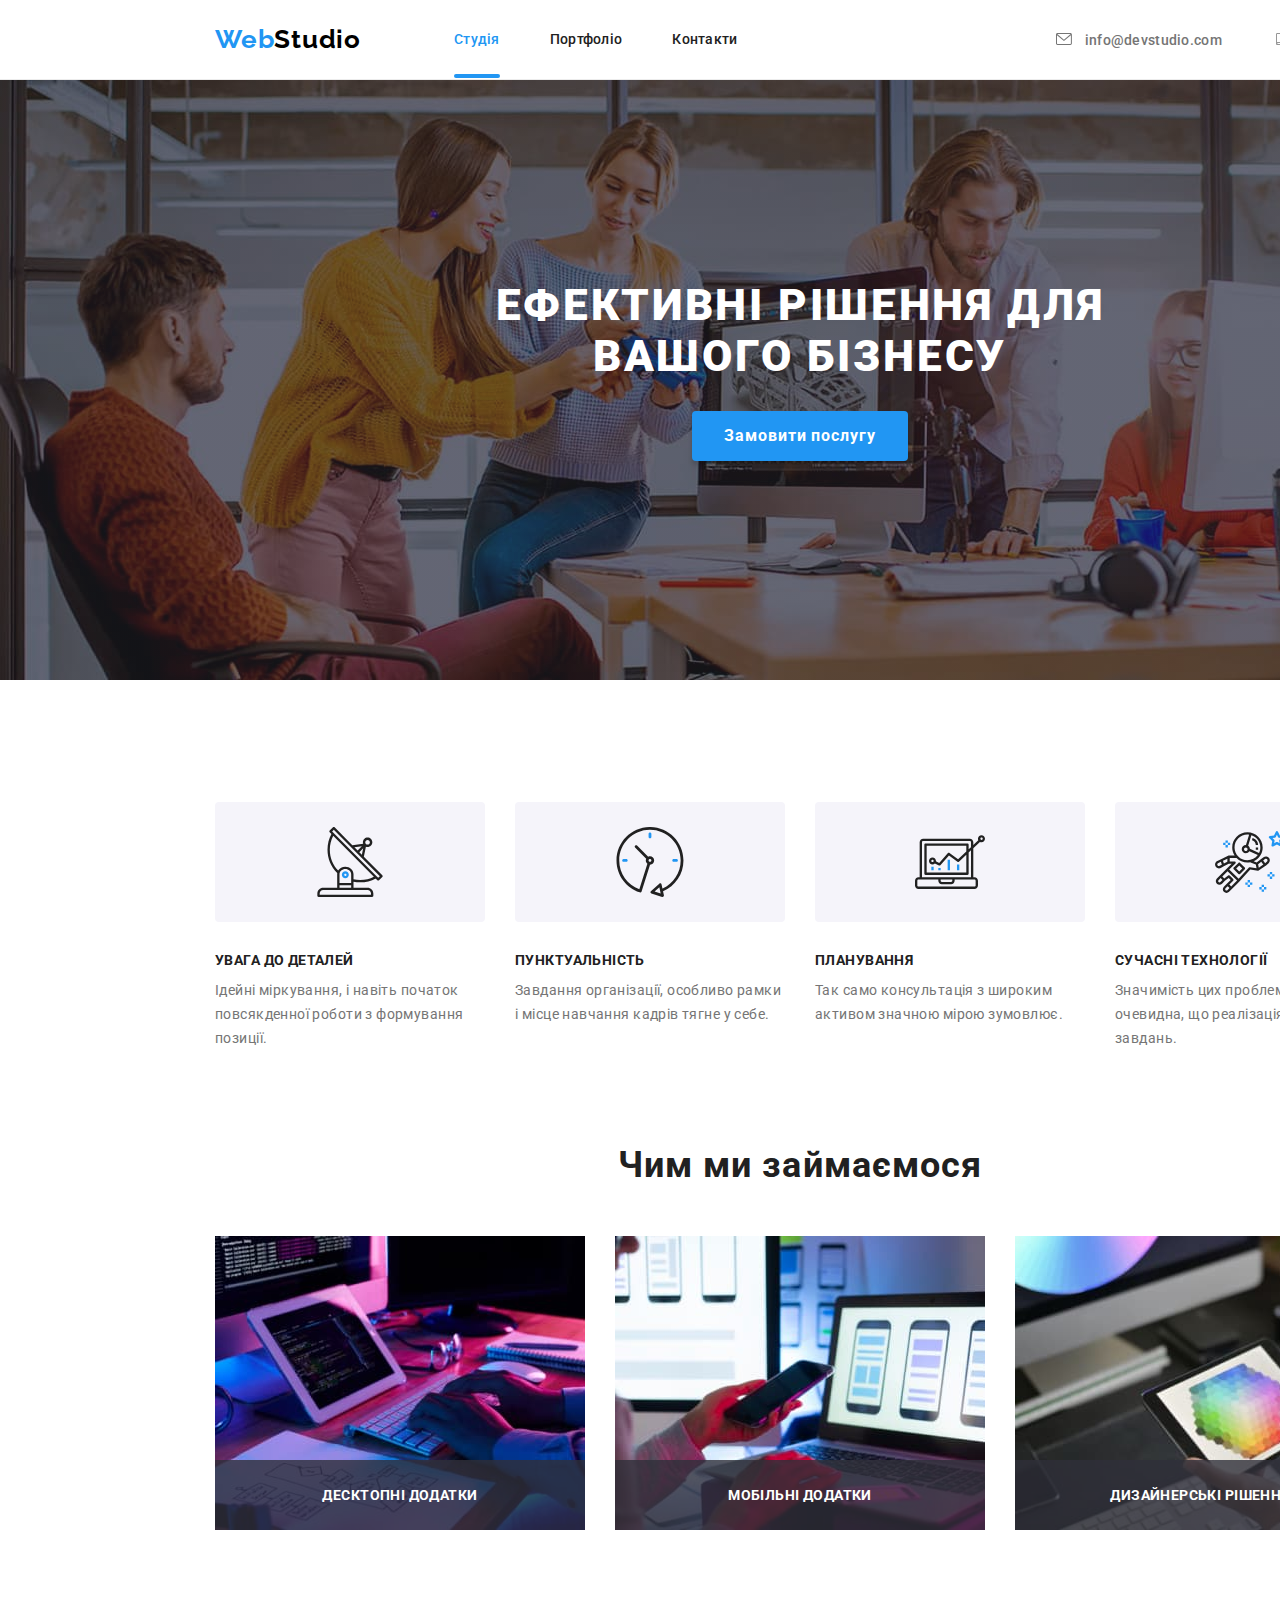
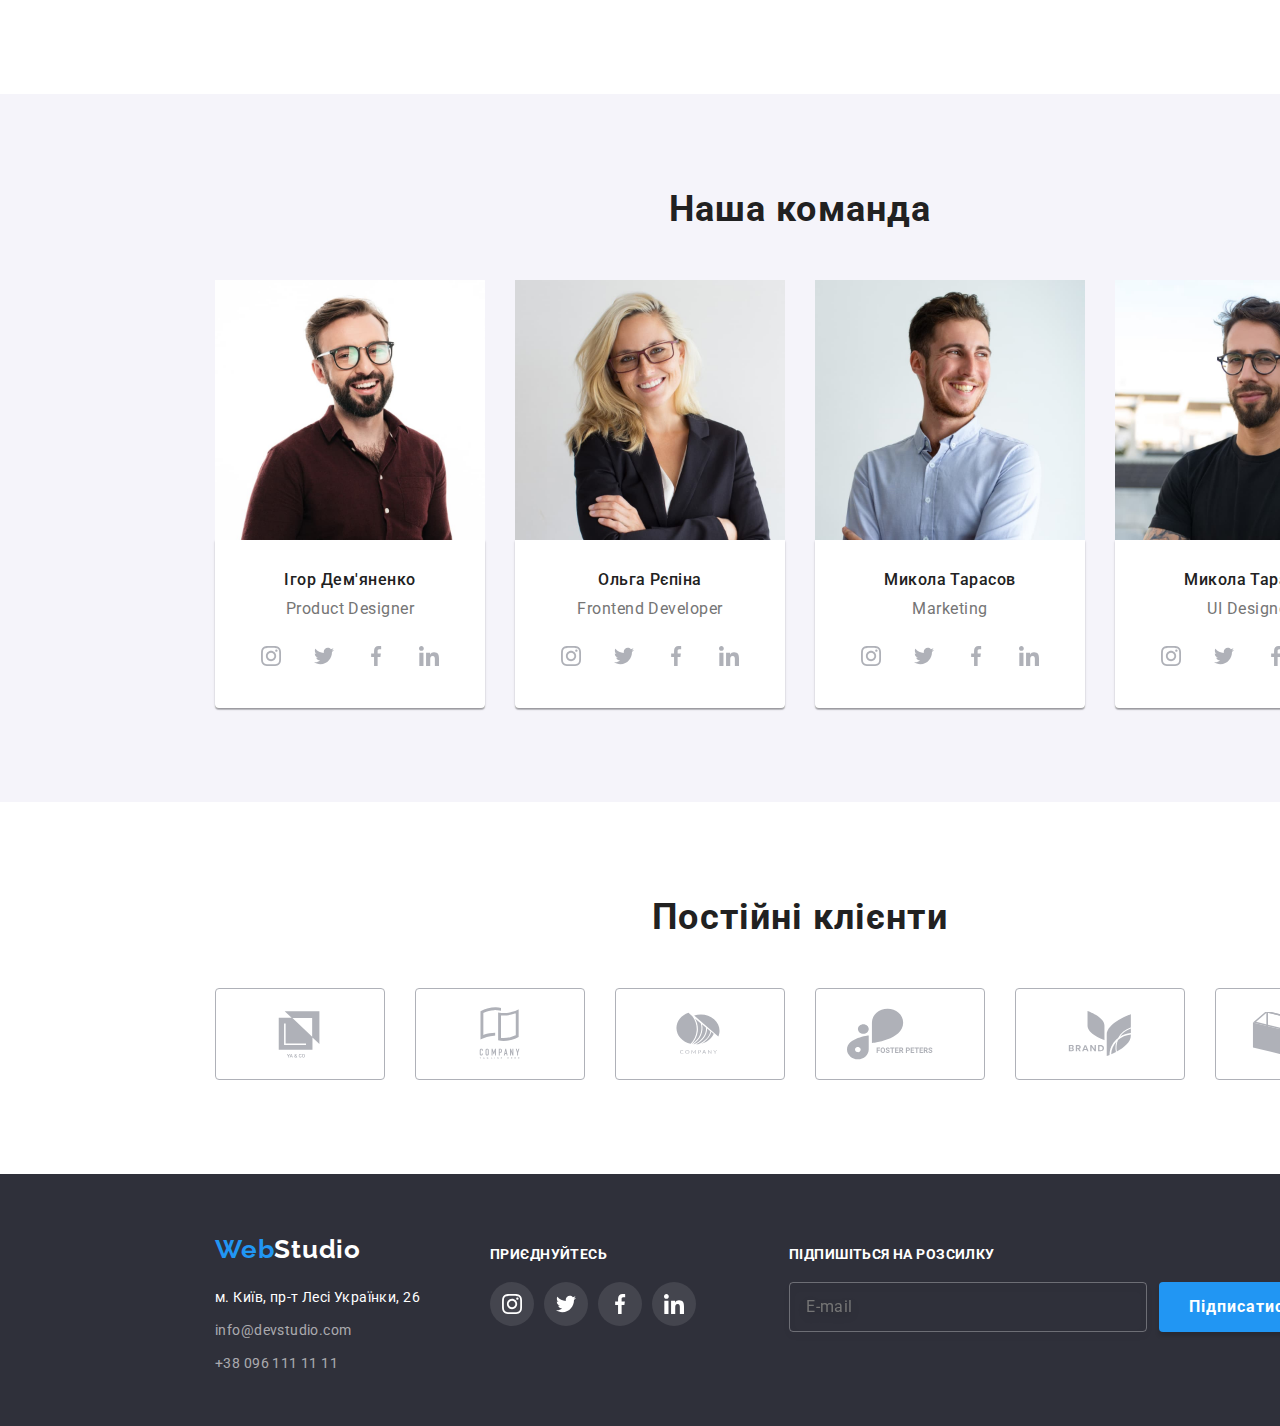
<file: index.html>
<!DOCTYPE html>
<html lang="ru">
  <head>
    <meta charset="UTF-8"/>
    <meta http-equiv="X-UA-Compatible" content="IE=edge"/>
    <meta name="viewport" content="width=device-width, initial-scale=1.0"/>
    <title>Студія - WebStudio</title>
    <link rel="preconnect" href="https://fonts.googleapis.com">
    <link rel="preconnect" href="https://fonts.gstatic.com" crossorigin>
    <link href="https://fonts.googleapis.com/css2?family=Raleway:wght@700&family=Roboto:wght@400;500;700;900&display=swap" rel="stylesheet">
    <link rel="stylesheet" href="https://cdn.jsdelivr.net/npm/modern-normalize@1.1.0/modern-normalize.min.css">
    <link rel="stylesheet" href="./css/styles.css">
  </head>
  <body class="body-items">
    <!-- Header -->
    <header class="header block-sizing">
      <!-- Logo Url -->
      <a href="index.html" class="header__logo links"><span class="header__logo-web">Web</span><span class="header__logo-studio">Studio</span></a>
      <!-- Navigation Menu -->
      <nav class="header__navigation ">
        <ul class="header__nav__menu list">
          <li class="menu_items"><a class="links after active" href="index.html">Студія</a></li>
          <li class="menu_items"><a class="links after" href="portfolio.html">Портфоліо</a></li>
          <li class="menu_items"><a class="links after" href="#">Контакти</a></li>
        </ul>
      </nav>
      <!-- Mail and Tel -->
      <ul class="header__contacts list">
        <li class="header__contacts_items">
          
          <a class="links contacts-link" href="mailto:info@devstudio.com">
            <svg class="header__icon-svg" width="16" height="12">
              <use href="./images/icons.svg#icon-mail"></use>
            </svg>
            info@devstudio.com
          </a>
        </li>
        <li class="header__contacts_items">
          <a class="links contacts-link" href="tel:+380961111111">
            <svg class="header__icon-svg" width="16" height="12">
              <use href="./images/icons.svg#icon-tel"></use>
            </svg>
            +38 096 111 11 11
          </a>
        </li>
      </ul>
    </header>
    <!-- Main -->
    <main>
      <!-- 1 Block -->
      <section class="section-order block-sizing">
        <div class="secion-order__item">
          <h1 class="secion-order__item__h1">Ефективні рішення для вашого бізнесу</h1>
          <button type="button" class="section_order_btn" data-modal-open>Замовити послугу</button>
        </div>
      </section>
      <!-- 2 Block -->
      <section class="block-sizing">
        <div class="section2">
          <h2>Особливості</h2>
          <ul class="section2__list list">
            <li class="section2__list__items">
              <div class="section2-card">
                <svg class="svg-section2" width="70px" height="70">
                  <use href="./images/icons.svg#icon-antenna"></use>
                </svg>
              </div>  
              <h3>УВАГА ДО ДЕТАЛЕЙ</h3>
              <p>
                Ідейні міркування, і навіть початок повсякденної роботи з
                формування позиції.
              </p>
            </li>
            <li class="section2__list__items">
              <div class="section2-card">
                <svg class="svg-section2" width="70px" height="70">
                  <use href="./images/icons.svg#icon-clock"></use>
                </svg>
              </div>
              <h3>ПУНКТУАЛЬНІСТЬ</h3>
              <p>
                Завдання організації, особливо рамки і місце навчання кадрів
                тягне у себе.
              </p>
            </li>
            <li class="section2__list__items">
              <div class="section2-card">
                <svg class="svg-section2" width="70px" height="70">
                  <use href="./images/icons.svg#icon-diagram"></use>
                </svg>
              </div>
              <h3>ПЛАНУВАННЯ</h3>
              <p>
                Так само консультація з широким активом значною мірою зумовлює.
              </p>
            </li>
            <li class="section2__list__items">
              <div class="section2-card">
                <svg class="svg-section2" width="70px" height="70">
                  <use href="./images/icons.svg#icon-astronaut"></use>
                </svg>
              </div>
              <h3>СУЧАСНІ ТЕХНОЛОГІЇ</h3>
              <p>
                Значимість цих проблем настільки очевидна, що реалізація
                планових завдань.
              </p>
            </li>
          </ul>
        </div>
      </section>
      <!-- 3 Block -->
      <section class="block-sizing">
        <div>
          <h2 class="section3-h2">Чим ми займаємося</h2>
          <ul class="section3-list list">
            <li class="section3-list__items">
              <img src="./images/img1.jpg" alt="Lap top" width="370" height="294" />
              <div class="section3-list__items__drop">
                <p class="section3-h3">Десктопні додатки</p>
              </div>              
            </li>
            <li class="section3-list__items">
              <img src="./images/img2.jpg" alt="Phone" width="370" height="294" />
              <div class="section3-list__items__drop">
                <p class="section3-h3">Мобільні додатки</p>
              </div>
            </li>
            <li class="section3-list__items">
              <img src="./images/img3.jpg" alt="tablet" width="370" height="294" />
              <div class="section3-list__items__drop">
                <p class="section3-h3">Дизайнерські рішення</p>
              </div>
            </li>
          </ul>
        </div>
      </section>
      <!-- 4 Block -->
      <section class="block-sizing">
        <div class="section4">
          <h2 class="section4__h2">Наша команда</h2>
          <ul class="section4__list list">
            <li class="section4__list__items">
              <img src="./images/team/img1.jpg" alt="Игорь Демьяненко - Product Designer" width="270" />
              <div class="section4__items__border">
                <h3>Ігор Дем'яненко</h3>
                <p>Product Designer</p>
                <ul class="section4-social list">
                  <li>
                    <a href="#" class="section4-social__link">
                      <svg class="section4-social__ico" width="20px" height="20px">
                        <use href="./images/icons.svg#icon-instagram"></use>
                      </svg>
                    </a>
                  </li>
                  <li>
                    <a href="#" class="section4-social__link">
                      <svg class="section4-social__ico" class="section4-social__ico" class="section4-social__ico" class="section4-social__ico" width="20px" height="20px">
                        <use href="./images/icons.svg#icon-twitter"></use>
                      </svg>
                    </a>
                  </li>
                  <li>
                    <a href="#" class="section4-social__link">
                      <svg class="section4-social__ico" class="section4-social__ico" class="section4-social__ico" class="section4-social__ico" width="20px" height="20px">
                        <use href="./images/icons.svg#icon-facebook"></use>
                      </svg>
                    </a>
                  </li>
                  <li>
                    <a href="#" class="section4-social__link">
                      <svg class="section4-social__ico" class="section4-social__ico" class="section4-social__ico" class="section4-social__ico" width="20px" height="20px">
                        <use href="./images/icons.svg#icon-linkedin"></use>
                      </svg>
                    </a>
                  </li>
                </ul>
              </div>
            </li>
            <li class="section4__list__items">
              <img src="./images/team/img2.jpg" alt="Ольга Репина - Frontend Developer" width="270" />
              <div class="section4__items__border">
                <h3>Ольга Рєпіна</h3>
                <p>Frontend Developer</p>
                <ul class="section4-social list">
                  <li>
                    <a href="#" class="section4-social__link">
                      <svg class="section4-social__ico" class="section4-social__ico" class="section4-social__ico" width="20px" height="20px">
                        <use href="./images/icons.svg#icon-instagram"></use>
                      </svg>
                    </a>
                  </li>
                  <li>
                    <a href="#" class="section4-social__link">
                      <svg class="section4-social__ico" class="section4-social__ico" class="section4-social__ico" width="20px" height="20px">
                        <use href="./images/icons.svg#icon-twitter"></use>
                      </svg>
                    </a>
                  </li>
                  <li>
                    <a href="#" class="section4-social__link">
                      <svg class="section4-social__ico" class="section4-social__ico" class="section4-social__ico" width="20px" height="20px">
                        <use href="./images/icons.svg#icon-facebook"></use>
                      </svg>
                    </a>
                  </li>
                  <li>
                    <a href="#" class="section4-social__link">
                      <svg class="section4-social__ico" class="section4-social__ico" class="section4-social__ico" width="20px" height="20px">
                        <use href="./images/icons.svg#icon-linkedin"></use>
                      </svg>
                    </a>
                  </li>
                </ul>
              </div>
            </li>
            <li class="section4__list__items">
              <img src="./images/team/img3.jpg" alt="Николай Тарасов - Marketing" width="270" />
              <div class="section4__items__border">
                <h3>Микола Тарасов</h3>
                <p>Marketing</p>
                <ul class="section4-social list">
                  <li>
                    <a href="#" class="section4-social__link">
                      <svg class="section4-social__ico" class="section4-social__ico" width="20px" height="20px">
                        <use href="./images/icons.svg#icon-instagram"></use>
                      </svg>
                    </a>
                  </li>
                  <li>
                    <a href="#" class="section4-social__link">
                      <svg class="section4-social__ico" class="section4-social__ico" width="20px" height="20px">
                        <use href="./images/icons.svg#icon-twitter"></use>
                      </svg>
                    </a>
                  </li>
                  <li>
                    <a href="#" class="section4-social__link">
                      <svg class="section4-social__ico" class="section4-social__ico" width="20px" height="20px">
                        <use href="./images/icons.svg#icon-facebook"></use>
                      </svg>
                    </a>
                  </li>
                  <li>
                    <a href="#" class="section4-social__link">
                      <svg class="section4-social__ico" class="section4-social__ico" width="20px" height="20px">
                        <use href="./images/icons.svg#icon-linkedin"></use>
                      </svg>
                    </a>
                  </li>
                </ul>
              </div>
            </li>
            <li class="section4__list__items">
              <img src="./images/team/img4.jpg" alt="Михаил Ермаков - UI Designer" width="270" />
              <div class="section4__items__border">
                <h3>Микола Тарасов</h3>
                <p>UI Designer</p>
                <ul class="section4-social list">
                  <li>
                    <a href="#" class="section4-social__link">
                      <svg class="section4-social__ico" width="20px" height="20px">
                        <use href="./images/icons.svg#icon-instagram"></use>
                      </svg>
                    </a>
                  </li>
                  <li>
                    <a href="#" class="section4-social__link">
                      <svg class="section4-social__ico" width="20px" height="20px">
                        <use href="./images/icons.svg#icon-twitter"></use>
                      </svg>
                    </a>
                  </li>
                  <li>
                    <a href="#" class="section4-social__link">
                      <svg class="section4-social__ico" width="20px" height="20px">
                        <use href="./images/icons.svg#icon-facebook"></use>
                      </svg>
                    </a>
                  </li>
                  <li>
                    <a href="#" class="section4-social__link">
                      <svg class="section4-social__ico" width="20px" height="20px">
                        <use href="./images/icons.svg#icon-linkedin"></use>
                      </svg>
                    </a>
                  </li>
                </ul>
              </div>
            </li>
          </ul>
        </div>
      </section>
      <!-- 5 Block -->
      <section class="block-sizing">
        <div class="section5-clients">
          <h2 class="section5-clients__h2">Постійні клієнти</h2>
          <ul class="section5-clients__list list">
            <li class="sections5-clients__list__items">
              <svg class="clients-svg" width="106px" height="60px">
                <use href="./images/icons.svg#icon-client1"></use>
              </svg>              
            </li>
            <li class="sections5-clients__list__items">
              <svg class="clients-svg" width="106px" height="60px">
                <use href="./images/icons.svg#icon-client2"></use>
              </svg>
            </li>
            <li class="sections5-clients__list__items">
              <svg class="clients-svg" width="106px" height="60px">
                <use href="./images/icons.svg#icon-client3"></use>
              </svg>
            </li>
            <li class="sections5-clients__list__items">
              <svg class="clients-svg" width="106px" height="60px">
                <use href="./images/icons.svg#icon-client4"></use>
              </svg>
            </li>
            <li class="sections5-clients__list__items">
              <svg class="clients-svg" width="106px" height="60px">
                <use href="./images/icons.svg#icon-client5"></use>
              </svg>
            </li>
            <li class="sections5-clients__list__items">
              <svg class="clients-svg" width="106px" height="60px">
                <use href="./images/icons.svg#icon-client6"></use>
              </svg>
            </li>
          </ul>
        </div>
      </section>
    </main>
    <!-- Footer -->
    <footer class="footer block-sizing">
      <div class="footer-container">
      <a class="footer__logo links" href="index.html"><span class="footer__logo-web">Web</span><span class="footer__logo-studio">Studio</span></a>
      <address class="footer__address">
        <ul class="footer__address__list list">
          <li class="footer__addres__list__items">
            <a class="links footer__addres-text" href="https://goo.gl/maps/id1fiSggK7RqaNzd7" target="_blank">м. Київ, пр-т Лесі Українки, 26</a>
          </li>
          <li class="footer__addres__list__items"><a class="links footer__contact" href="mailto:info@devstudio.com">info@devstudio.com</a></li>
          <li class="footer__addres__list__items"><a class="links footer__contact" href="tel:+380961111111">+38 096 111 11 11</a></li>
        </ul>
      </address>
      </div>
      <div class="footer-social">
        <h3 class="footet-social__h3">приєднуйтесь</h3>
        <ul class="footer-social__list list">
          <li>
            <a href="#" class="footer-social__link">
              <svg class="footer-social__ico" width="20px" height="20px">
                <use href="./images/icons.svg#icon-instagram"></use>
              </svg>
            </a>
          </li>
          <li>
            <a href="#" class="footer-social__link">
              <svg class="footer-social__ico" width="20px" height="20px">
                <use href="./images/icons.svg#icon-twitter"></use>
              </svg>
            </a>
          </li>
          <li>
            <a href="#" class="footer-social__link">
              <svg class="footer-social__ico" width="20px" height="20px">
                <use href="./images/icons.svg#icon-facebook"></use>
              </svg>
            </a>
          </li>
          <li>
            <a href="#" class="footer-social__link">
              <svg class="footer-social__ico" width="20px" height="20px">
                <use href="./images/icons.svg#icon-linkedin"></use>
              </svg>
            </a>
          </li>
        </ul>
      </div>
      <div class="footer-subscription">
        <h3 class="footet-social__h3">Підпишіться на розсилку</h3>
        <div class="footer-subscription__items">
          <form class="subscription-email-form">
            <input type="text" placeholder="E-mail" class="subscription-email-form__input" required>
          </form>
          <button type="button" class="subscription-btn">Підписатися
            <svg class="footer-social__ico" width="24px" height="24px">
              <use href="./images/icons.svg#icon-send"></use>
            </svg>
          </button>
        </div>
      </div>
    </footer>
    <div class="modal-bg modal-bg-hiden" data-modal>
      <div class="modal-windov">
        <p class="modal-content">Залиште свої дані, ми вам передзвонимо</p>
        <form class="modal-form">
          <div class="modal-form__box">
            <label for="name" class="form-label">Ім'я</label>
            <div class="icon-setup">
              <input type="text" class="modal-form__input" name="name" id="name"  placeholder="">
              <svg class="modal-form__ico" width="15px" height="15px">
                <use href="./images/icons.svg#icon-name"></use>
              </svg>
            </div>  
          </div>
          <div class="modal-form__box">
            <label for="tel" class="form-label">Телефон</label>
            <div class="icon-setup">
              <input type="text" class="modal-form__input" name="tel" id="tel"  placeholder="">
              <svg class="modal-form__ico" width="15px" height="15px">
                <use href="./images/icons.svg#icon-telephone"></use>
              </svg>
            </div>            
          </div>
          <div class="modal-form__box">
            <label for="mail" class="form-label">Пошта</label>
            <div class="icon-setup">
              <input type="text" class="modal-form__input" name="mail" id="mail"  placeholder="">
              <svg class="modal-form__ico" width="15px" height="15px">
                <use href="./images/icons.svg#icon-poshta"></use>
              </svg>
            </div>  
          </div>
          <div class="modal-form__box">
            <label for="coment" class="form-label">Коментар</label>
            <textarea type="text" class="modal-form__coment" name="coment" id="coment" cols="30" rows="10" placeholder="Введіть текст"></textarea>
          </div>
          <div class="modal-form__box">
            <div class="modal-form__agry">
              <label>
                <input type="checkbox" class="modal-form__checkbox"><span class="checkbox-icon"></span>
              </label>
              
              <p class="agry__text">Погоджуюся з розсилкою та приймаю <a href="#" class="agry__link">Умови договору</a></p>
            </div>
          </div>
          <button type="button" class="modal-window__send-button" data-modal-open>Відправити</button>
        </form>
        
        <button type="button" class="modal-button" data-modal-close>        
          <svg width="18px" height="18px">
          <use href="./images/icons.svg#icon-close"></use>
        </svg>
        </button>        
      </div>
    </div>
    <script src="./js/modal.js"></script>
  </body>
</html>
</file>
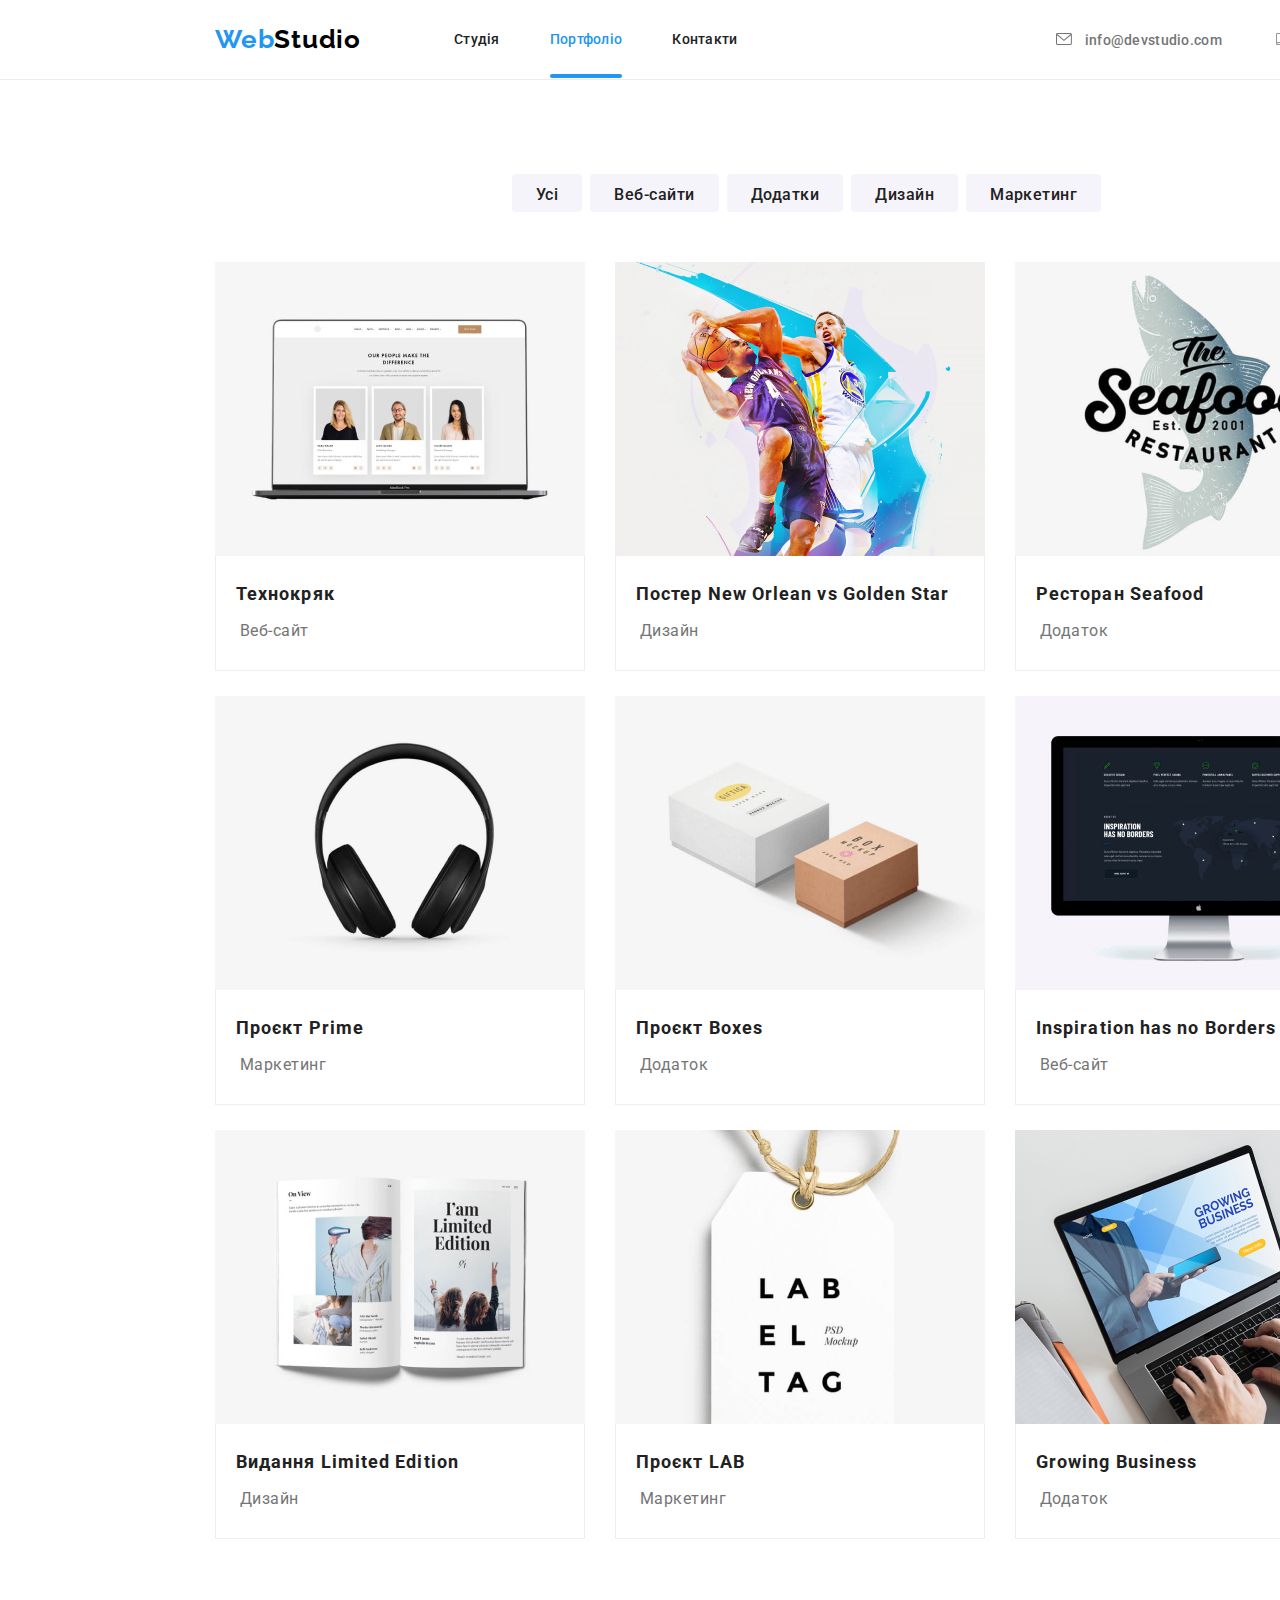
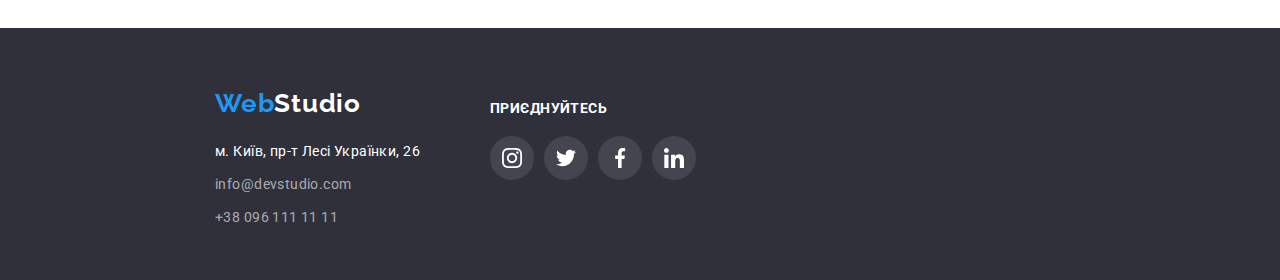
<file: portfolio.html>
<!DOCTYPE html>
<html lang="ru">
  <head>
    <meta charset="UTF-8"/>
    <meta http-equiv="X-UA-Compatible" content="IE=edge"/>
    <meta name="viewport" content="width=device-width, initial-scale=1.0"/>
    <title>Портфоліо - WebStudio</title>
    <link rel="preconnect" href="https://fonts.googleapis.com">
    <link rel="preconnect" href="https://fonts.gstatic.com" crossorigin>
    <link href="https://fonts.googleapis.com/css2?family=Raleway:wght@700&family=Roboto:wght@400;500;700;900&display=swap" rel="stylesheet">
    <link rel="stylesheet" href="https://cdn.jsdelivr.net/npm/modern-normalize@1.1.0/modern-normalize.min.css">
    <link rel="stylesheet" href="./css/styles.css">
  </head>
  <body class="body-items">
    <!-- Header -->
    <header class="header block-sizing">
      <!-- Logo Url -->
      <a href="index.html" class="header__logo links"><span class="header__logo-web">Web</span><span class="header__logo-studio">Studio</span></a>
      <!-- Navigation Menu -->
      <nav class="header__navigation ">
        <ul class="header__nav__menu list">
          <li class="menu_items"><a class="links after" href="index.html">Студія</a></li>
          <li class="menu_items"><a class="links after active" href="portfolio.html">Портфоліо</a></li>
          <li class="menu_items"><a class="links after" href="#">Контакти</a></li>
        </ul>
      </nav>
      <!-- Mail and Tel -->
      <ul class="header__contacts list">
        <li class="header__contacts_items">
          
          <a class="links contacts-link" href="mailto:info@devstudio.com">
            <svg class="header__icon-svg" width="16" height="12">
              <use href="./images/icons.svg#icon-mail"></use>
            </svg>
            info@devstudio.com
          </a>
        </li>
        <li class="header__contacts_items">
          <a class="links contacts-link" href="tel:+380961111111">
            <svg class="header__icon-svg" width="16" height="12">
              <use href="./images/icons.svg#icon-tel"></use>
            </svg>
            +38 096 111 11 11
          </a>
        </li>
      </ul>
    </header>
    <!-- Main  -->
    <main>
        <section class="block-sizing">
            <div class="portfolio-items">
                <ul class="portfolio-btns list">
                    <li class="portfolio-btns__items"><button class="portfolio-btns__setup">Усі</button></li>
                    <li class="portfolio-btns__items"><button class="portfolio-btns__setup">Веб-сайти</button></li>
                    <li class="portfolio-btns__items"><button class="portfolio-btns__setup">Додатки</button></li>
                    <li class="portfolio-btns__items"><button class="portfolio-btns__setup">Дизайн</button></li>
                    <li class="portfolio-btns__items"><button class="portfolio-btns__setup">Маркетинг</button></li>
                </ul>
                <ul class="portfolio-works list">
                    <li class="portfolio-works__items">
                      <div class="img-wrapper">
                        <img src="./images/portfolio/portfolio-1.jpg" alt=""></img>
                        <div class="portfolio-slider">
                          <p class="slider-text">Ресурс пропонує комплексні пропозиції з різним рівнем функціоналу та сервісів. Все це дозволить відвідувачу отримати вичерпні відомості про компанію чи приватну особу.</p>
                        </div>
                      </div>                        
                        <div class="portfolio-works__items__border">
                          <h2>Технокряк</h2>
                          <p>Веб-сайт</p>                          
                        </div>                        
                    </li>
                    <li class="portfolio-works__items">
                        <div class="img-wrapper">
                        <img src="./images/portfolio/portfolio-2.jpg" alt=""></img>
                        <div class="portfolio-slider">
                          <p class="slider-text">Ресурс пропонує комплексні пропозиції з різним рівнем функціоналу та сервісів. Все це дозволить відвідувачу отримати вичерпні відомості про компанію чи приватну особу.</p>
                        </div>
                      </div>  
                        <div class="portfolio-works__items__border">
                          <h2>Постер New Orlean vs Golden Star</h2>
                          <p>Дизайн</p>
                        </div>
                    </li>
                    <li class="portfolio-works__items">
                        <div class="img-wrapper">
                        <img src="./images/portfolio/portfolio-3.jpg" alt=""></img>
                        <div class="portfolio-slider">
                          <p class="slider-text">Ресурс пропонує комплексні пропозиції з різним рівнем функціоналу та сервісів. Все це дозволить відвідувачу отримати вичерпні відомості про компанію чи приватну особу.</p>
                        </div>
                      </div>  
                        <div class="portfolio-works__items__border">
                          <h2>Ресторан Seafood</h2>
                          <p>Додаток</p>
                        </div>
                    </li>
                    <li class="portfolio-works__items">
                        <div class="img-wrapper">
                        <img src="./images/portfolio/portfolio-4.jpg" alt=""></img>
                        <div class="portfolio-slider">
                          <p class="slider-text">Ресурс пропонує комплексні пропозиції з різним рівнем функціоналу та сервісів. Все це дозволить відвідувачу отримати вичерпні відомості про компанію чи приватну особу.</p>
                        </div>
                      </div>  
                        <div class="portfolio-works__items__border">
                          <h2>Проєкт Prime</h2>
                          <p>Маркетинг</p>
                        </div>
                    </li>
                    <li class="portfolio-works__items">
                        <div class="img-wrapper">
                        <img src="./images/portfolio/portfolio-5.jpg" alt=""></img>
                        <div class="portfolio-slider">
                          <p class="slider-text">Ресурс пропонує комплексні пропозиції з різним рівнем функціоналу та сервісів. Все це дозволить відвідувачу отримати вичерпні відомості про компанію чи приватну особу.</p>
                        </div>
                      </div>  
                        <div class="portfolio-works__items__border">
                          <h2>Проєкт Boxes</h2>
                          <p>Додаток</p>
                        </div>
                    </li>
                    <li class="portfolio-works__items">
                        <div class="img-wrapper">
                        <img src="./images/portfolio/portfolio-6.jpg" alt=""></img>
                        <div class="portfolio-slider">
                          <p class="slider-text">Ресурс пропонує комплексні пропозиції з різним рівнем функціоналу та сервісів. Все це дозволить відвідувачу отримати вичерпні відомості про компанію чи приватну особу.</p>
                        </div>
                      </div>  
                        <div class="portfolio-works__items__border">
                          <h2>Inspiration has no Borders</h2>
                          <p>Веб-сайт</p>
                        </div>
                    </li>
                    <li class="portfolio-works__items">
                        <div class="img-wrapper">
                        <img src="./images/portfolio/portfolio-7.jpg" alt=""></img>
                        <div class="portfolio-slider">
                          <p class="slider-text">Ресурс пропонує комплексні пропозиції з різним рівнем функціоналу та сервісів. Все це дозволить відвідувачу отримати вичерпні відомості про компанію чи приватну особу.</p>
                        </div>
                      </div>  
                        <div class="portfolio-works__items__border">
                          <h2>Видання Limited Edition</h2>
                          <p>Дизайн</p>
                        </div>
                    </li>
                    <li class="portfolio-works__items">
                        <div class="img-wrapper">
                        <img src="./images/portfolio/portfolio-8.jpg" alt=""></img>
                        <div class="portfolio-slider">
                          <p class="slider-text">Ресурс пропонує комплексні пропозиції з різним рівнем функціоналу та сервісів. Все це дозволить відвідувачу отримати вичерпні відомості про компанію чи приватну особу.</p>
                        </div>
                      </div>  
                        <div class="portfolio-works__items__border">
                          <h2>Проєкт LAB</h2>
                          <p>Маркетинг</p>
                        </div>
                    </li>
                    <li class="portfolio-works__items">
                        <div class="img-wrapper">
                        <img src="./images/portfolio/portfolio-9.jpg" alt=""></img>
                        <div class="portfolio-slider">
                          <p class="slider-text">Ресурс пропонує комплексні пропозиції з різним рівнем функціоналу та сервісів. Все це дозволить відвідувачу отримати вичерпні відомості про компанію чи приватну особу.</p>
                        </div>
                      </div>  
                        <div class="portfolio-works__items__border">
                          <h2>Growing Business</h2>
                          <p>Додаток</p>
                        </div>
                    </li>
                </ul>
            </div>
        </section>
    </main>
        <!-- Footer -->
    <footer class="footer block-sizing">
      <div class="footer-container">
      <a class="footer__logo links" href="index.html"><span class="footer__logo-web">Web</span><span class="footer__logo-studio">Studio</span></a>
      <address class="footer__address">
        <ul class="footer__address__list list">
          <li class="footer__addres__list__items">
            <a class="links footer__addres-text" href="https://goo.gl/maps/id1fiSggK7RqaNzd7" target="_blank">м. Київ, пр-т Лесі Українки, 26</a>
          </li>
          <li class="footer__addres__list__items"><a class="links footer__contact" href="mailto:info@devstudio.com">info@devstudio.com</a></li>
          <li class="footer__addres__list__items"><a class="links footer__contact" href="tel:+380961111111">+38 096 111 11 11</a></li>
        </ul>
      </address>
      </div>
      <div class="footer-social">
        <h3 class="footet-social__h3">приєднуйтесь</h3>
        <ul class="footer-social__list list">
          <li>
            <a href="#" class="footer-social__link">
              <svg class="footer-social__ico" width="20px" height="20px">
                <use href="./images/icons.svg#icon-instagram"></use>
              </svg>
            </a>
          </li>
          <li>
            <a href="#" class="footer-social__link">
              <svg class="footer-social__ico" width="20px" height="20px">
                <use href="./images/icons.svg#icon-twitter"></use>
              </svg>
            </a>
          </li>
          <li>
            <a href="#" class="footer-social__link">
              <svg class="footer-social__ico" width="20px" height="20px">
                <use href="./images/icons.svg#icon-facebook"></use>
              </svg>
            </a>
          </li>
          <li>
            <a href="#" class="footer-social__link">
              <svg class="footer-social__ico" width="20px" height="20px">
                <use href="./images/icons.svg#icon-linkedin"></use>
              </svg>
            </a>
          </li>
        </ul>
      </div>
    </footer>
  </body>
</html>
</file>
<file: css/styles.css>
/* sbros */
h1,
h2,
h3,
h4,
p {
  margin-top: 0;
  margin-bottom: 0;
}
ul,
ol {
  margin-top: 0;
  margin-bottom: 0;
  padding-left: 0;
}
button {
  cursor: pointer;
}
img {
  display: block;
}
.links {
  text-decoration: none;
  position: relative;
  
}
.list {
  list-style: none;
}

.block-sizing {
  width: 1600px;
  margin-left: auto;
  margin-right: auto;
}
/* header */
.header {
  background: #ffffff;
  height: 80px;
  block-size: border;
  display: flex;
  align-items: center;
  border-bottom: 1px solid;
  color: #ececec;
}

.header__logo {
  margin-left: 215px;
}

.header__logo-web {
  font-family: "Raleway", sans-serif;
  font-weight: 700;
  font-size: 26px;
  line-height: 31px;
  letter-spacing: 0.03em;
  color: #2196f3;
}
.header__logo-studio {
  font-family: "Raleway", sans-serif;
  font-weight: 700;
  font-size: 26px;
  line-height: 31px;
  letter-spacing: 0.03em;
  color: #000000;
}

.header__navigation {
  margin-left: 93px;
}

.header__nav__menu {
  display: flex;  
}

.menu_items:not(:last-child) {
  margin-right: 50px;
}

.after {
  font-family: "Roboto", sans-serif;
  font-weight: 500;
  font-size: 14px;
  line-height: 16px;
  letter-spacing: 0.02em;
  color: #212121;
  transition: 250ms color cubic-bezier(0.4, 0, 0.2, 1);
}
.after::after {
  position: absolute;
  left: 0;
  bottom: 0;
  content: '';
  display: block;
  width: 100%;
  height: 4px;
  border-radius: 2px;
  background-color: #2196F3;
  opacity: 0;
  margin-bottom: -1px;
  bottom: -30px;
  transition: opacity 250ms cubic-bezier(0.4, 0, 0.2, 1);
}

.header__navigation > ul > li > a:hover,
.header__navigation > ul > li > a:focus {
  color: #2196f3;
}

.after:hover::after,
.after:focus::after {
  opacity: 1;
}

.active::after {
  opacity: 1;
}

.active {
  color: #2196F3;
}

/* ------------------ Contacts --------------- */
.header__contacts {
  display: flex;
  
  margin-left: 318px;
}

.header__contacts_items {
  display: flex;
  align-items: center;
  
}
.header__contacts_items:not(:last-child) {
  margin-right: 50px;
}

.header__icon-svg {
  margin-right: 10px;
  fill: #757575;
  transition: fill 250ms cubic-bezier(0.4, 0, 0.2, 1);
}

.header__contacts > li > a {
  font-family: "Roboto", sans-serif;
  font-weight: 500;
  font-size: 14px;
  line-height: 16px;
  letter-spacing: 0.02em;
  color: #757575;
  
}

.contacts-link {
  transition: color 250ms cubic-bezier(0.4, 0, 0.2, 1);
}


.contacts-link:hover,
.contacts-link:focus,
.contacts-link:hover .header__icon-svg,
.contacts-link:focus .header__icon-svg {
  color: #2196f3;
  fill: #2196f3;
}
/* ------------------ Contacts End --------------- */
/* Section 1 */
.section-order {
  background-color: #2f303a;
  background-image: 
    linear-gradient(rgba(47, 48, 58, 0.4), rgba(47, 48, 58, 0.4)), 
    url('../images/bg.jpg');
  
  height: 600px;
  padding-top: 200px;
}

.secion-order__item {
  display: flex;
  flex-direction: column;
  align-items: center;
}
.secion-order__item__h1 {
  width: 696px;
  /* margin-top: 200px; */
  font-family: "Roboto";
  font-style: normal;
  font-weight: 900;
  font-size: 44px;
  text-align: center;
  letter-spacing: 0.06em;
  text-transform: uppercase;
  color: #ffffff;
  margin-bottom: 30px;
}
.section_order_btn {
  /* margin-top: 10px; */
  width: 216px;
  height: 50px;
  font-family: "Roboto";
  font-style: normal;
  font-weight: 700;
  font-size: 16px;
  line-height: 30px;
  align-items: center;
  text-align: center;
  letter-spacing: 0.06em;
  color: #ffffff;
  background: #2196f3;
  box-shadow: 0px 4px 4px rgba(0, 0, 0, 0.15);
  border-radius: 4px;
  border-color: transparent;
  transition: background-color 250ms cubic-bezier(0.4, 0, 0.2, 1), box-shadow 250ms cubic-bezier(0.4, 0, 0.2, 1), border-radius 250ms cubic-bezier(0.4, 0, 0.2, 1);
}

.section_order_btn:hover,
.section_order_btn:focus {
  background: #188CE8;
  box-shadow: 0px 4px 4px rgba(0, 0, 0, 0.15);
  border-radius: 4px;
}

/* section 2 */

.section2 > h2 {
  visibility: hidden;
}
.section2__list {
  margin-top: 94px;
  display: flex;
  justify-content: center;
  
}
.section2__list__items {
  width: 270px;    
}
.section2__list__items > h3 {
  font-family: "Roboto";
  font-style: normal;
  font-weight: 700;
  font-size: 14px;
  line-height: 16px;
  letter-spacing: 0.03em;
  text-transform: uppercase;
  color: #212121;
  margin-bottom: 10px;
  padding-top: 30px;
}
.section2__list__items > p {
  font-family: "Roboto";
  font-style: normal;
  font-weight: 400;
  font-size: 14px;
  line-height: 24px;
  letter-spacing: 0.03em;
  color: #757575;
}
.section2__list__items:not(:last-child) {
  margin-right: 30px;
}
.section2-card {
  display: flex;
  width: 270px;
  height: 120px;
  background: #F5F4FA;
  border-radius: 4px;
  align-items: center;
  justify-content: center;
}

/* section 3 */
.section3-h2 {
    margin-top: 94px;
    margin-bottom: 50px;
    font-family: 'Roboto';
    font-style: normal;
    font-weight: 700;
    font-size: 36px;
    line-height: 42px;
    text-align: center;
    letter-spacing: 0.03em;
    color: #212121;
}
.section3-list {
    display: flex;
    justify-content: center;
    margin-bottom: 94px;
}

.section3-list__items {
  position: relative;
}

.section3-list__items__drop {
  position: relative;
  top: -70px;
  background: rgba(47, 48, 58, 0.8);
}

.section3-h3 {
  font-family: 'Roboto';
  font-style: normal;
  font-weight: 700;
  font-size: 14px;
  line-height: 16px;
  text-align: center;
  letter-spacing: 0.03em;
  text-transform: uppercase;
  color: #FFFFFF;
  padding-top: 27px;
  padding-bottom: 27px;
}

.section3-list__items:not(:last-child) {
    margin-right: 30px;
}

/* section 4 */
.section4 {  
  background: #F5F4FA;
  padding-top: 94px;
  padding-bottom: 94px;
}

.section4__h2 {
  font-family: 'Roboto';
  font-style: normal;
  font-weight: 700;
  font-size: 36px;
  line-height: 42px;
  text-align: center;
  letter-spacing: 0.03em;
  color: #212121;    
  margin-bottom: 50px;
}

.section4__list {
  display: flex;
  justify-content: center;
}

.section4__list__items {
  width: 270px;
  background: #FFFFFF;    
}

.section4__items__border {
  display: block;
  padding: 30px;
  box-shadow: 0px 1px 3px rgba(0, 0, 0, 0.12), 0px 1px 1px rgba(0, 0, 0, 0.14), 0px 2px 1px rgba(0, 0, 0, 0.2);
  border-radius: 0px 0px 4px 4px;
}

.section4__list__items:not(:last-child) {
  margin-right: 30px;
}

.section4__list__items>div>h3 {
  font-family: 'Roboto';
  font-style: normal;
  font-weight: 500;
  font-size: 16px;
  line-height: 19px;
  text-align: center;
  letter-spacing: 0.03em;
  color: #212121;    
}

.section4__list__items>div>p {
  font-family: 'Roboto';
  font-style: normal;
  font-weight: 400;
  font-size: 16px;
  line-height: 19px;
  text-align: center;
  letter-spacing: 0.03em;
  color: #757575;
  margin-top: 10px;
}

.section4-social {
  display: flex;
  justify-content: center;
  margin-top: 16px;
  justify-content: space-around;
   
}

.section4-social__link {
  width: 44px;
  height: 44px;
  border-radius: 50%;
  display: flex;
  justify-content: center;
  align-items: center;
  transition: background-color 250ms cubic-bezier(0.4, 0, 0.2, 1), fill 250ms cubic-bezier(0.4, 0, 0.2, 1);
}

.section4-social__ico {
  fill: #AFB1B8;
  /* transition: fill 250ms cubic-bezier(0.4, 0, 0.2, 1); */
}

.section4-social__link:hover,
.section4-social__link:focus {
  background-color: #2196f3;
}
.section4-social__link:hover svg,
.section4-social__link:focus svg {
  fill: #FFFFFF;  
}
/* -------------------Section 4 End--------------------------- */
/* -------------------Section 5 Start--------------------------- */
.section5-clients {
  padding-top: 94px;
  padding-bottom: 94px;
}

.section5-clients__h2 {
  font-family: 'Roboto';
  font-style: normal;
  font-weight: 700;
  font-size: 36px;
  line-height: 42px;
  text-align: center;
  letter-spacing: 0.03em;
  color: #212121;
  margin-bottom: 50px;
}

.section5-clients__list {
  display: flex;
  justify-content: center;
  gap: 30px;
}

.sections5-clients__list__items {
  box-sizing: border-box;
  width: 170px;
  height: 92px;
  border: 1px solid #AFB1B8;
  border-radius: 4px;
  display: flex;
  justify-content: center;
  align-items: center;
  transition: border-color 250ms cubic-bezier(0.4, 0, 0.2, 1);
}

.clients-svg {
  fill: #AFB1B8;
  transition: fill 250ms cubic-bezier(0.4, 0, 0.2, 1);
}

.sections5-clients__list__items:hover,
.sections5-clients__list__items:hover .clients-svg {
  border-color: #2196f3;
  fill: #2196f3;
}
/* -------------------Section 5 End--------------------------- */
/* Footer  */
.footer {
    height: 252px;
    background: #2F303A;
    display: flex;
}
.footer-container {
    margin-top: 60px;
    margin-left: 215px;
    margin-bottom: 60px;
}
.footer__logo-web {
    font-family: "Raleway", sans-serif;
    font-weight: 700;
    font-size: 26px;
    line-height: 31px;
    letter-spacing: 0.03em;
    color: #2196f3;
}
.footer__logo-studio {
    font-family: "Raleway", sans-serif;
    font-weight: 700;
    font-size: 26px;
    line-height: 31px;
    letter-spacing: 0.03em;
    color: #ffffff;
}
.footer__address {
    margin-top: 20px;
}

.footer__addres__list__items {
    font-family: 'Roboto';
    font-style: normal;
    font-weight: 400;
    font-size: 14px;
    line-height: 24px;
    letter-spacing: 0.03em;
}
.footer__addres__list__items:not(:first-child){
    margin-top: 9px;
}
.footer__contact {
    color: rgba(255, 255, 255, 0.6);
}
.footer__addres-text {
    color: #FFFFFF;
}

.footer-social {
  margin-left: 70px;
  margin-top: 72px;
}
.footet-social__h3 {
  font-family: 'Roboto';
  font-style: normal;
  font-weight: 700;
  font-size: 14px;
  line-height: 16px;
  letter-spacing: 0.03em;
  text-transform: uppercase;
  color: #FFFFFF;
}

.footer-social__list {
  display: flex;
  gap: 10px;
  
  margin-top: 20px;
}

.footer-social__ico {
  fill: #FFFFFF;
}

.footer-social__link {
  width: 44px;
  height: 44px;
  border-radius: 50%;
  display: flex;
  justify-content: center;
  align-items: center;
  background: rgba(255, 255, 255, 0.1);
  transition: background 250ms cubic-bezier(0.4, 0, 0.2, 1);
}

.footer-social__link:hover,
.footer-social__link:focus {
  background:#2196f3;
}

.footer-subscription {
  margin-left: 93px;
  margin-top: 72px;
}

.footer-subscription__items {
  display: flex;
  gap: 12px;
  margin-top: 20px;
}

.subscription-email-form__input {
  font-family: 'Roboto';
  font-style: normal;
  font-weight: 400;
  font-size: 16px;
  line-height: 20px;
  display: flex;
  align-items: center;
  letter-spacing: 0.03em;
  color: rgba(255, 255, 255, 0.6);
  width: 358px;
  height: 50px;
  border: 1px solid rgba(255, 255, 255, 0.3);
  filter: drop-shadow(0px 4px 4px rgba(0, 0, 0, 0.15));
  border-radius: 4px;
  background: transparent;
  padding-left: 16px;
}

.subscription-btn {
  background: #2196F3;
  box-shadow: 0px 4px 4px rgba(0, 0, 0, 0.15);
  border-radius: 4px;
  border-color: transparent;
  height: 50px;
  font-family: 'Roboto';
  font-style: normal;
  font-weight: 700;
  font-size: 16px;
  line-height: 30px;
  display: flex;
  align-items: center;
  text-align: center;
  letter-spacing: 0.06em;
  color: #FFFFFF;
  padding: 0px 28px;
  gap: 10px;
  transition: background-color 250ms cubic-bezier(0.4, 0, 0.2, 1), box-shadow 250ms cubic-bezier(0.4, 0, 0.2, 1), border-radius 250ms cubic-bezier(0.4, 0, 0.2, 1);
}

.subscription-btn:hover,
.subscription-btn:focus {
  background: #188CE8;
  box-shadow: 0px 4px 4px rgba(0, 0, 0, 0.15);
  border-radius: 4px;
}

/* Portfolio  */

.portfolio-btns {
  display: flex;
  margin-top: 94px;
  margin-left: 512px;
  margin-bottom: 50px;
}
.portfolio-btns__items:not(:last-child) {
  margin-right: 8px;
}

.portfolio-btns__setup {
  font-family: 'Roboto';
  font-style: normal;
  font-weight: 500;
  font-size: 16px;
  line-height: 26px;
  text-align: center;
  letter-spacing: 0.03em;
  color: #212121;
  height: 38px;
  background: #F5F4FA;
  border-radius: 4px;
  border-color: transparent;
  padding: 6px 22px;
  transition: background 250ms cubic-bezier(0.4, 0, 0.2, 1), box-shadow 250ms cubic-bezier(0.4, 0, 0.2, 1), border-radius 250ms cubic-bezier(0.4, 0, 0.2, 1), color 250ms cubic-bezier(0.4, 0, 0.2, 1);
}
.portfolio-btns__setup:hover,
.portfolio-btns__setup:focus {
  background: #2196F3;
  box-shadow: 0px 3px 1px rgba(0, 0, 0, 0.1), 0px 1px 2px rgba(0, 0, 0, 0.08), 0px 2px 2px rgba(0, 0, 0, 0.12);
  border-radius: 4px;
  color: #ffffff;
}

.portfolio-works {
  display: flex;
  margin-left: 215px;
  margin-bottom: 94px;
  flex-wrap: wrap;
  gap: 30px;
}
.portfolio-works__items {
  position: relative;
  width: 370px;
  height: 404px;
  background: #FFFFFF;
  transition: box-shadow 250ms cubic-bezier(0.4, 0, 0.2, 1);
}

.portfolio-works__items__border {
  padding: 20px;
  border-left: 1px solid #EEEEEE;
  border-right: 1px solid #EEEEEE;
  border-bottom: 1px solid #EEEEEE;
}
.portfolio-works__items:hover,
.portfolio-works__items:focus {
  box-shadow: 0px 1px 1px rgba(0, 0, 0, 0.12), 0px 4px 4px rgba(0, 0, 0, 0.06), 1px 4px 6px rgba(0, 0, 0, 0.16);
  
} 
.portfolio-works__items>div>h2 {
  font-family: 'Roboto';
  font-style: normal;
  font-weight: 700;
  font-size: 18px;
  line-height: 36px;
  letter-spacing: 0.06em;
  color: #212121;
}
.portfolio-works__items__border>p {
  margin: 4px;
  font-family: 'Roboto';
  font-style: normal;
  font-weight: 400;
  font-size: 16px;
  line-height: 30px;
  letter-spacing: 0.03em;
  color: #757575;
}

.img-wrapper {
  position: relative;
  overflow: hidden;
}

.portfolio-slider {
  display: flex;
  align-items: center;
  justify-content: center;
  position: absolute;
  top: 0;
  left: 0;
  background-color: rgba(33, 150, 243, 0.9);
  padding: 0 24px;
  height: 100%;
  width: 100%;
  transition: transform 250ms cubic-bezier(0.4, 0, 0.2, 1);
  transform: translateY(100%);
}

.portfolio-works__items:hover .portfolio-slider,
.portfolio-works__items:focus .portfolio-slider {
  transform: translateY(0%);
  
}

.slider-text {
  font-family: 'Roboto';
  font-style: normal;
  font-weight: 400;
  font-size: 18px;
  line-height: 28px;
  letter-spacing: 0.03em;
  color: #FFFFFF;
  padding: 63px 24px;
}

/* ------------------ MODAL WINDOW ------------------ */

.modal-bg {
  position: fixed;
  background-color: rgba(0, 0, 0, 0.2);
  width: 100%;
  height: 100%;
  display: flex;  
  top: 0;  
  z-index: 2;  
  transition: transform 250ms cubic-bezier(0.4, 0, 0.2, 1), opacity 250ms cubic-bezier(0.4, 0, 0.2, 1), visibility 250ms cubic-bezier(0.4, 0, 0.2, 1);
}

.modal-windov {
  position: relative;
  background: #FFFFFF;
  box-shadow: 0px 1px 3px rgba(0, 0, 0, 0.12), 0px 1px 1px rgba(0, 0, 0, 0.14), 0px 2px 1px rgba(0, 0, 0, 0.2);
  border-radius: 4px;
  width: 528px;
  height: 581px;
  display: flex;
  align-items: center;
  margin: auto;
  flex-direction: column;
   
}

.modal-form {
  display: flex;
  flex-direction: column;
  gap: 10px;
  margin-top: 12px;
  padding-left: 40px;
  padding-right: 40px;
  width: 100%;
}

.modal-form__box {
  display: flex;
  flex-direction: column;
}

.form-label {
  font-family: 'Roboto';
  font-style: normal;
  font-weight: 400;
  font-size: 12px;
  line-height: 14px;
  letter-spacing: 0.01em;
  color: #757575;
  margin-bottom: 4px;
}

.modal-form__input {
  border: 1px solid rgba(33, 33, 33, 0.2);
  border-radius: 4px;
  height: 40px;
  width: 100%;
  padding-left: 40px;
  transition: border-color 250ms cubic-bezier(0.4, 0, 0.2, 1);
}

.modal-form__checkbox {
  appearance: none;
}

.modal-form__checkbox:checked~.checkbox-icon {
  border-color: #2196F3;
  background-color: #2196F3;
  background-image: url(../images/icons.svg#icon-checked);
  background-size: contain;
  background-origin: border-box;
}

.checkbox-icon {
  width: 16px;
  height: 15px;
  border-radius: 2px;
  background: none;
  display: inline-block;
  margin-right: 7px;
  cursor: pointer;
  border: 2px solid #212121;
  transition: border-color 250ms cubic-bezier(0.4, 0, 0.2, 1);
}

.modal-form__input:hover,
.modal-form__input:focus,
.checkbox-icon:hover,
.checkbox-icon:focus,
.modal-form__coment:hover,
.modal-form__coment:focus {
  border-color: #2196F3;
}

.modal-form__input:hover~.modal-form__ico,
.modal-form__input:focus~.modal-form__ico {
  fill: #2196F3;
}

.modal-button {
  position: absolute;
  top: 8px;
  right: 8px;  
  width: 30px;
  height: 30px;
  border-radius: 50%;
  background: #ffffff;
  border: 1px solid rgba(0, 0, 0, 0.1);
  display: flex;
  align-items: center;
  justify-content: center;
}  

.modal-content {
  display: flex;
  font-family: 'Roboto';
  font-style: normal;
  font-weight: 700;
  font-size: 20px;
  line-height: 23px;
  text-align: center;
  letter-spacing: 0.03em;
  color: #212121;
  margin-top: 40px;
}

.modal-bg-hiden {
  visibility:hidden;
  opacity: 0;
  pointer-events: none;
  transform: rotate(30deg) scale(0.0, 0.0) translate(-10%, 10px);
}

.modal-form__agry {
  display: flex;
  margin-left: 12px;
  align-items: center;
}

.agry__text {
  font-family: 'Roboto';
  font-style: normal;
  font-weight: 400;
  font-size: 14px;
  line-height: 24px;
  letter-spacing: 0.03em;
  color: #757575;
  
}

.agry__link {
  color: #2196F3;
}

.modal-window__send-button {
  margin-top: 30px;
  width: 216px;
  height: 50px;
  font-family: "Roboto";
  font-style: normal;
  font-weight: 700;
  font-size: 16px;
  line-height: 30px;
  align-items: center;
  align-self: center;
  text-align: center;
  letter-spacing: 0.06em;
  color: #ffffff;
  background: #2196f3;
  box-shadow: 0px 4px 4px rgba(0, 0, 0, 0.15);
  border-radius: 4px;
  border-color: transparent;
  transition: background-color 250ms cubic-bezier(0.4, 0, 0.2, 1), box-shadow 250ms cubic-bezier(0.4, 0, 0.2, 1), border-radius 250ms cubic-bezier(0.4, 0, 0.2, 1);
}

.modal-window__send-button:hover,
.modal-window__send-button:focus {
  background: #188CE8;
  box-shadow: 0px 4px 4px rgba(0, 0, 0, 0.15);
  border-radius: 4px;
}

.icon-setup {
  display: flex;
  position: relative;  
}

.modal-form__ico {
  position: absolute;
  left: 12px;
  top: 11px;
  transition: fill 250ms cubic-bezier(0.4, 0, 0.2, 1);
}

.modal-form__coment {
  border: 1px solid rgba(33, 33, 33, 0.2);
  border-radius: 4px;
  height: 120px;
  width: 100%;
  padding: 12px 16px;
  resize: none;
  transition: border-color 250ms cubic-bezier(0.4, 0, 0.2, 1);
}


/* ------------------ /MODAL WINDOW ------------------ */
</file>
